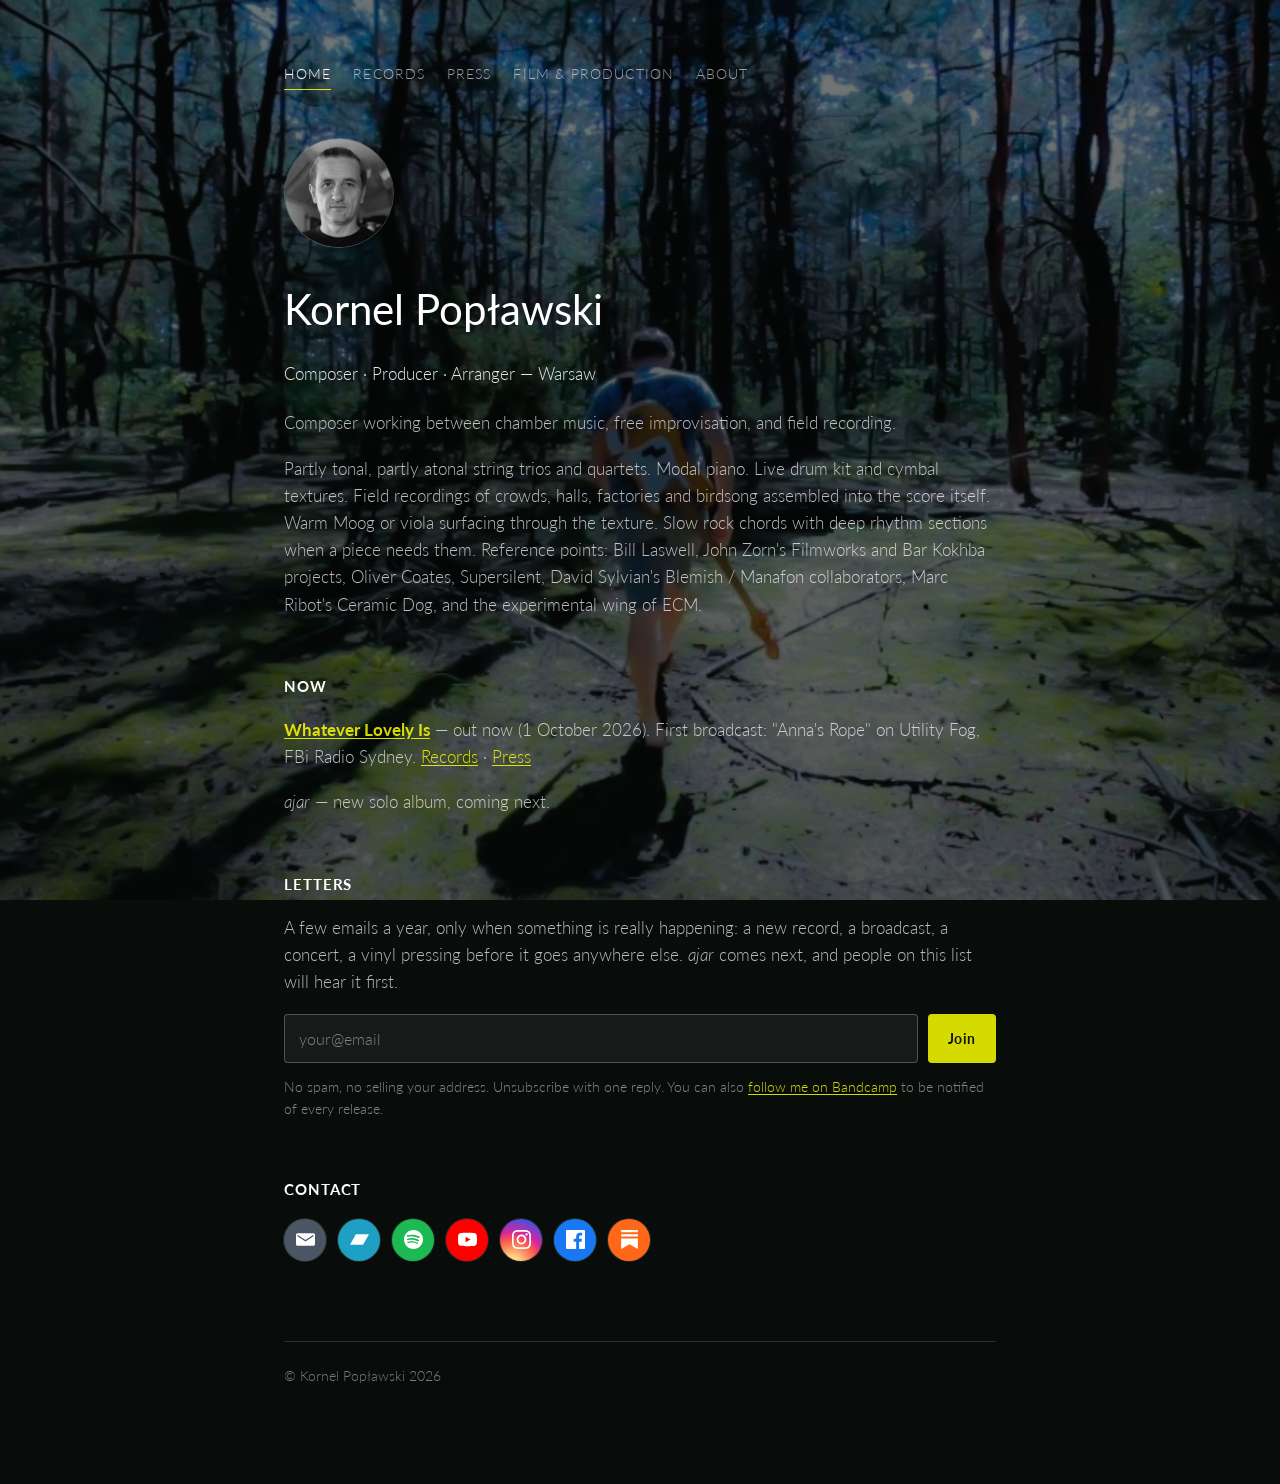
<file: index.html>
<!doctype html>
<html lang="en">
<head>
<meta charset="utf-8">
<meta name="viewport" content="width=device-width, initial-scale=1">
<title>Kornel Popławski | Composer · Producer · Arranger</title>
<meta name="description" content="Kornel Popławski — composer, producer and arranger working between chamber music, free improvisation and field recording. Warsaw.">
  <link rel="icon" href="/favicon.ico" sizes="any">
  <link rel="icon" type="image/png" href="/favicon-16x16.png" sizes="16x16">
  <link rel="icon" type="image/png" href="/favicon-32x32.png" sizes="32x32">
  <link rel="icon" type="image/png" href="/favicon-48x48.png" sizes="48x48">
  <link rel="apple-touch-icon" href="/apple-touch-icon.png">
  <link rel="icon" type="image/png" sizes="192x192" href="/icon-192.png">
  <link rel="icon" type="image/png" sizes="512x512" href="/icon-512.png">
<link rel="preconnect" href="https://fonts.googleapis.com">
<link rel="preconnect" href="https://fonts.gstatic.com" crossorigin>
<link href="https://fonts.googleapis.com/css2?family=Lato:wght@300;400;700&display=swap" rel="stylesheet">
<link rel="stylesheet" href="/style.css">
</head>
<body>
<div class="wrap">

  <nav class="top">
    <a href="/" class="on">Home</a>
    <a href="/records/">Records</a>
    <a href="/press/">Press</a>
    <a href="/work/">Film &amp; Production</a>
    <a href="/about/">About</a>
  </nav>

  <img class="avatar" src="/profile.jpg" alt="Kornel Popławski">

  <h1>Kornel Popławski</h1>
  <p class="tagline">Composer · Producer · Arranger — Warsaw</p>

  <p>Composer working between chamber music, free improvisation, and field recording.</p>
  <p>Partly tonal, partly atonal string trios and quartets. Modal piano. Live drum kit and cymbal textures. Field recordings of crowds, halls, factories and birdsong assembled into the score itself. Warm Moog or viola surfacing through the texture. Slow rock chords with deep rhythm sections when a piece needs them. Reference points: Bill Laswell, John Zorn's Filmworks and Bar Kokhba projects, Oliver Coates, Supersilent, David Sylvian's Blemish / Manafon collaborators, Marc Ribot's Ceramic Dog, and the experimental wing of ECM.</p>

  <h2>Now</h2>
  <p><b><a href="https://kornelpoplawski.bandcamp.com/album/whatever-lovely-is" target="_blank" rel="noopener">Whatever Lovely Is</a></b> — out now (1 October 2026). First broadcast: "Anna's Rope" on Utility Fog, FBi Radio Sydney. <a href="/records/">Records</a> · <a href="/press/">Press</a></p>
  <p><i>ajar</i> — new solo album, coming next.</p>

  <h2 id="list">Letters</h2>
  <p>A few emails a year, only when something is really happening: a new record, a broadcast, a concert, a vinyl pressing before it goes anywhere else. <i>ajar</i> comes next, and people on this list will hear it first.</p>
  <p class="list-thanks">Thank you. You're on the list.</p>
  <form class="list-form" id="list-form" action="https://api.web3forms.com/submit" method="POST">
    <input type="email" name="email" placeholder="your@email" required aria-label="Your email">
    <input type="hidden" name="access_key" value="9c1055d0-10a6-422b-9b59-b57c947f5029">
    <input type="hidden" name="subject" value="New subscriber: kornelpoplawski.com">
    <input type="hidden" name="from_name" value="kornelpoplawski.com mailing list">
    <input type="hidden" name="redirect" value="https://kornelpoplawski.com/#list">
    <input type="checkbox" name="botcheck" style="display:none" tabindex="-1" autocomplete="off">
    <button type="submit">Join</button>
  </form>
  <script>
  (function(){
    var f=document.getElementById('list-form'); if(!f||!window.fetch) return;
    var b=f.querySelector('button'), label=b.textContent;
    var thanks=document.querySelector('.list-thanks');
    f.addEventListener('submit',function(e){
      e.preventDefault(); b.disabled=true; b.textContent='...';
      fetch(f.action,{method:'POST',headers:{'Accept':'application/json'},body:new FormData(f)})
        .then(function(r){return r.json();})
        .then(function(d){
          if(d&&d.success){ f.style.display='none'; if(thanks){thanks.style.display='block';} }
          else { throw new Error('fail'); }
        })
        .catch(function(){ b.disabled=false; b.textContent=label; alert('Something went wrong. Please try again, or write to kornel@kornelpoplawski.com.'); });
    });
  })();
  </script>
  <p class="list-note">No spam, no selling your address. Unsubscribe with one reply. You can also <a href="https://kornelpoplawski.bandcamp.com/" target="_blank" rel="noopener">follow me on Bandcamp</a> to be notified of every release.</p>


  <h2>Contact</h2>
  <div class="socials">
    <a class="social-link sl-mail" href="mailto:kornel@kornelpoplawski.com" title="Email" aria-label="Email">
      <svg viewBox="0 0 24 24"><path d="M22 4H2C.9 4 0 4.9 0 6v12c0 1.1.9 2 2 2h20c1.1 0 2-.9 2-2V6c0-1.1-.9-2-2-2zm0 4-10 6.5L2 8V6l10 6.5L22 6v2z"/></svg>
    </a>
    <a class="social-link sl-bandcamp" href="https://kornelpoplawski.bandcamp.com/" target="_blank" rel="noopener" title="Bandcamp" aria-label="Bandcamp">
      <svg viewBox="0 0 24 24"><path d="M0 18.75l7.437-13.5H24l-7.437 13.5H0z"/></svg>
    </a>
    <a class="social-link sl-spotify" href="https://open.spotify.com/artist/0meirUqbJX9fbuhcNU2l2i" target="_blank" rel="noopener" title="Spotify" aria-label="Spotify">
      <svg viewBox="0 0 24 24"><path d="M11.999 0C5.373 0 0 5.372 0 12c0 6.629 5.373 12 11.999 12C18.628 24 24 18.629 24 12c0-6.628-5.372-12-12.001-12zm5.505 17.297c-.229.375-.717.494-1.09.264-2.985-1.826-6.744-2.238-11.174-1.226-.428.098-.856-.169-.955-.598-.098-.428.171-.856.599-.955 4.844-1.108 9.001-.631 12.353 1.427.372.229.492.717.267 1.088zm1.469-3.267c-.286.469-.899.618-1.367.331-3.421-2.104-8.639-2.716-12.685-1.486-.526.16-1.081-.135-1.24-.66-.159-.526.135-1.08.661-1.24 4.623-1.403 10.371-.723 14.301 1.688.469.287.618.9.33 1.367zm.126-3.404C14.622 8.048 8.163 7.874 5.008 8.821c-.634.19-1.303-.164-1.493-.796-.19-.634.164-1.302.797-1.493 3.712-1.126 11.043-.919 14.87 1.474.575.354.756 1.108.401 1.68-.354.573-1.108.756-1.68.401z"/></svg>
    </a>
    <a class="social-link sl-youtube" href="https://www.youtube.com/@KornelPoplawski" target="_blank" rel="noopener" title="YouTube" aria-label="YouTube">
      <svg viewBox="0 0 24 24"><path d="M23.498 6.186a3.016 3.016 0 0 0-2.122-2.136C19.505 3.545 12 3.545 12 3.545s-7.505 0-9.377.505A3.017 3.017 0 0 0 .502 6.186C0 8.07 0 12 0 12s0 3.93.502 5.814a3.016 3.016 0 0 0 2.122 2.136c1.871.505 9.376.505 9.376.505s7.505 0 9.377-.505a3.015 3.015 0 0 0 2.122-2.136C24 15.93 24 12 24 12s0-3.93-.502-5.814zM9.545 15.568V8.432L15.818 12l-6.273 3.568z"/></svg>
    </a>
    <a class="social-link sl-instagram" href="https://www.instagram.com/kornel_poplawski_music/" target="_blank" rel="noopener" title="Instagram" aria-label="Instagram">
      <svg viewBox="0 0 24 24"><path d="M12 0C8.74 0 8.333.014 7.053.072 5.775.13 4.905.333 4.14.63c-.789.306-1.459.717-2.126 1.384S.935 3.35.63 4.14C.333 4.905.131 5.775.072 7.053.014 8.333 0 8.74 0 12s.014 3.667.072 4.947c.058 1.277.261 2.148.558 2.913.306.788.717 1.459 1.384 2.126.667.666 1.336 1.079 2.126 1.384.766.296 1.636.499 2.913.558C8.333 23.986 8.74 24 12 24s3.667-.014 4.947-.072c1.277-.058 2.148-.261 2.913-.558.788-.306 1.459-.718 2.126-1.384.666-.667 1.079-1.335 1.384-2.126.296-.765.499-1.636.558-2.913.058-1.28.072-1.687.072-4.947s-.014-3.667-.072-4.947c-.058-1.277-.261-2.149-.558-2.913-.306-.789-.718-1.459-1.384-2.126C21.319 1.347 20.651.935 19.86.63c-.765-.297-1.636-.5-2.913-.558C15.667.014 15.26 0 12 0zm0 2.16c3.203 0 3.585.016 4.85.071 1.17.055 1.805.249 2.227.415.562.217.96.477 1.382.896.419.42.679.819.896 1.381.164.422.36 1.057.413 2.227.057 1.266.07 1.646.07 4.85s-.015 3.585-.074 4.85c-.061 1.17-.256 1.805-.421 2.227-.224.562-.479.96-.899 1.382-.419.419-.824.679-1.38.896-.42.164-1.065.36-2.235.413-1.274.057-1.649.07-4.859.07-3.211 0-3.586-.015-4.859-.074-1.171-.061-1.816-.256-2.236-.421-.569-.224-.96-.479-1.379-.899-.421-.419-.69-.824-.9-1.38-.165-.42-.359-1.065-.42-2.235-.045-1.26-.061-1.649-.061-4.844 0-3.196.016-3.586.061-4.861.061-1.17.255-1.814.42-2.234.21-.57.479-.96.9-1.381.419-.419.81-.689 1.379-.898.42-.166 1.051-.361 2.221-.421 1.275-.045 1.65-.06 4.859-.06zm0 3.678c-3.405 0-6.162 2.76-6.162 6.162 0 3.405 2.76 6.162 6.162 6.162 3.405 0 6.162-2.76 6.162-6.162 0-3.405-2.76-6.162-6.162-6.162zm0 10.162c-2.209 0-4-1.79-4-4 0-2.209 1.79-4 4-4 2.209 0 4 1.79 4 4 0 2.209-1.79 4-4 4zm7.846-10.405c0 .796-.646 1.44-1.44 1.44-.795 0-1.44-.644-1.44-1.44 0-.795.646-1.439 1.44-1.439.793 0 1.44.644 1.44 1.439z"/></svg>
    </a>
    <a class="social-link sl-facebook" href="https://www.facebook.com/kornelpoplawski2022" target="_blank" rel="noopener" title="Facebook" aria-label="Facebook">
      <svg viewBox="0 0 24 24"><path d="M22.675 0h-21.35c-.732 0-1.325.593-1.325 1.325v21.351c0 .731.593 1.324 1.325 1.324h11.495v-9.294h-3.128v-3.622h3.128v-2.671c0-3.1 1.893-4.788 4.659-4.788 1.325 0 2.463.099 2.795.143v3.24l-1.918.001c-1.504 0-1.795.715-1.795 1.763v2.313h3.587l-.467 3.622h-3.12v9.293h6.116c.73 0 1.323-.593 1.323-1.325v-21.35c0-.732-.593-1.325-1.325-1.325z"/></svg>
    </a>
    <a class="social-link sl-substack" href="https://kornelpoplawskimusic.substack.com/" target="_blank" rel="noopener" title="Substack" aria-label="Substack">
      <svg viewBox="0 0 24 24"><path d="M22.539 8.242H1.46V5.406h21.08v2.836zM1.46 10.812V24L12 18.11 22.54 24V10.812H1.46zM22.54 0H1.46v2.836h21.08V0z"/></svg>
    </a>
  </div>

  <footer>
    © Kornel Popławski 2026
  </footer>

</div>
</body>
</html>
</file>
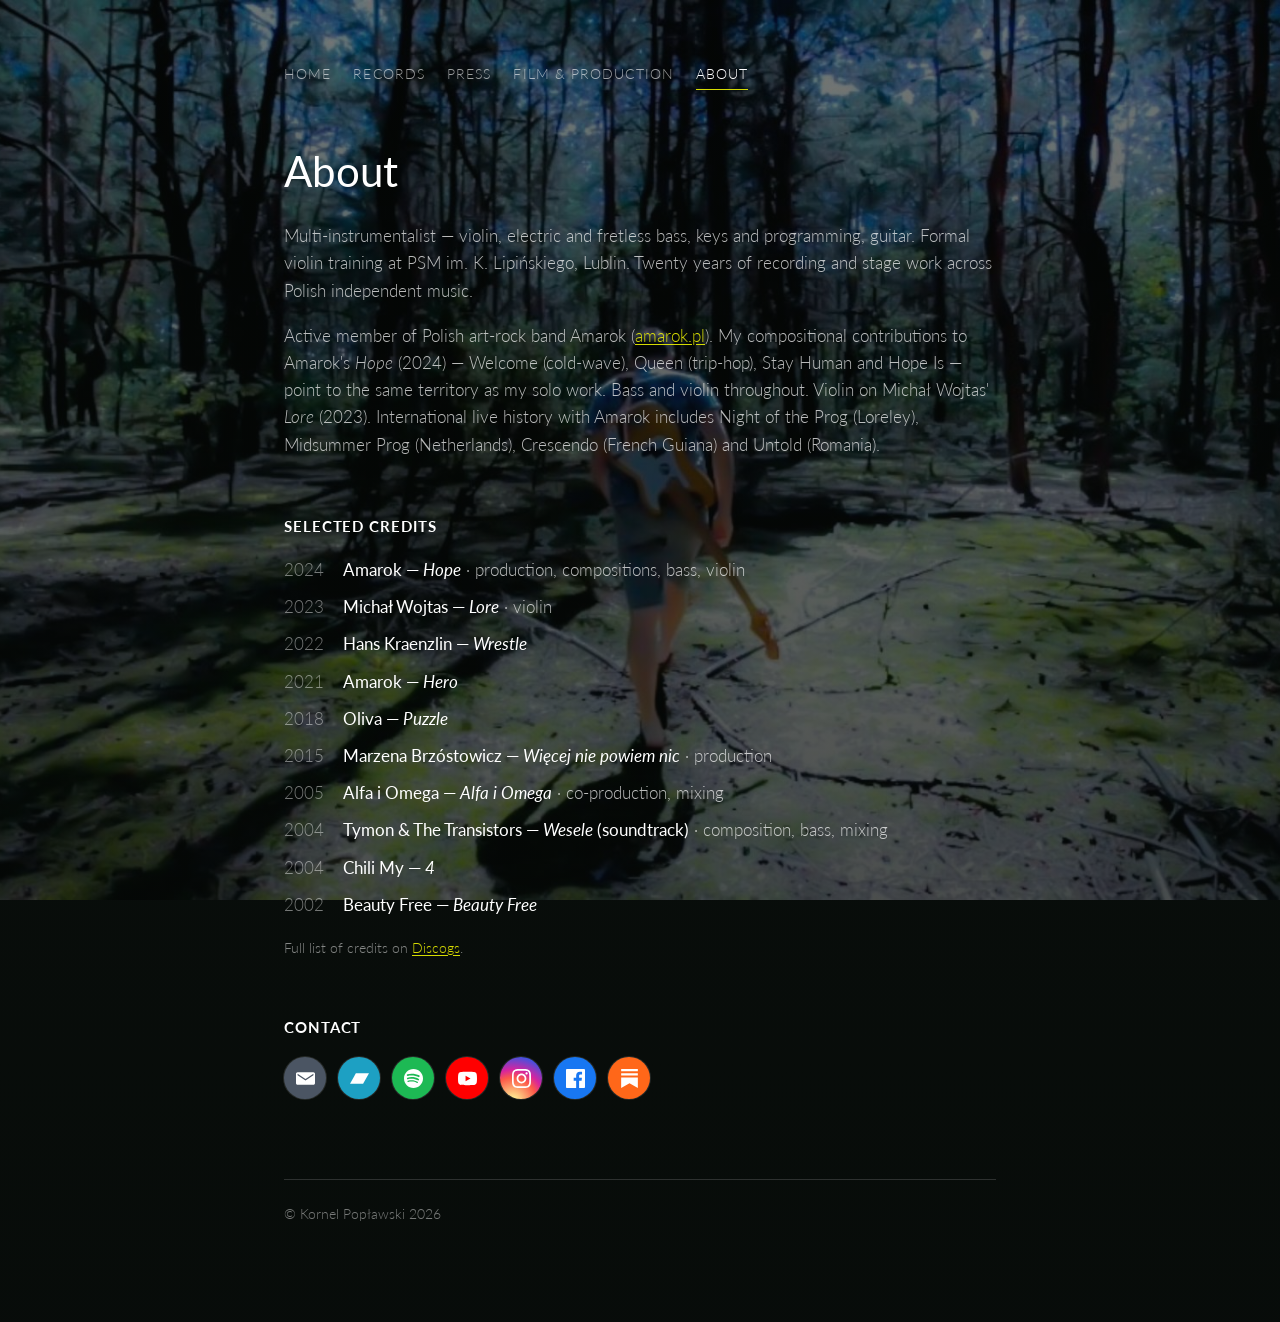
<file: about/index.html>
<!doctype html>
<html lang="en">
<head>
<meta charset="utf-8">
<meta name="viewport" content="width=device-width, initial-scale=1">
<title>About | Kornel Popławski</title>
<meta name="description" content="About Kornel Popławski — multi-instrumentalist, composer, producer.">
  <link rel="icon" href="/favicon.ico" sizes="any">
  <link rel="icon" type="image/png" href="/favicon-16x16.png" sizes="16x16">
  <link rel="icon" type="image/png" href="/favicon-32x32.png" sizes="32x32">
  <link rel="icon" type="image/png" href="/favicon-48x48.png" sizes="48x48">
  <link rel="apple-touch-icon" href="/apple-touch-icon.png">
  <link rel="icon" type="image/png" sizes="192x192" href="/icon-192.png">
  <link rel="icon" type="image/png" sizes="512x512" href="/icon-512.png">
<link rel="preconnect" href="https://fonts.googleapis.com">
<link rel="preconnect" href="https://fonts.gstatic.com" crossorigin>
<link href="https://fonts.googleapis.com/css2?family=Lato:wght@300;400;700&display=swap" rel="stylesheet">
<link rel="stylesheet" href="/style.css">
</head>
<body>
<div class="wrap">

  <nav class="top">
    <a href="/">Home</a>
    <a href="/records/">Records</a>
    <a href="/press/">Press</a>
    <a href="/work/">Film &amp; Production</a>
    <a href="/about/" class="on">About</a>
  </nav>

  <h1>About</h1>

  <p>Multi-instrumentalist — violin, electric and fretless bass, keys and programming, guitar. Formal violin training at PSM im. K. Lipińskiego, Lublin. Twenty years of recording and stage work across Polish independent music.</p>
  <p>Active member of Polish art-rock band Amarok (<a href="https://amarok.pl" target="_blank" rel="noopener">amarok.pl</a>). My compositional contributions to Amarok's <i>Hope</i> (2024) — Welcome (cold-wave), Queen (trip-hop), Stay Human and Hope Is — point to the same territory as my solo work. Bass and violin throughout. Violin on Michał Wojtas' <i>Lore</i> (2023). International live history with Amarok includes Night of the Prog (Loreley), Midsummer Prog (Netherlands), Crescendo (French Guiana) and Untold (Romania).</p>

  <h2>Selected credits</h2>
  <ul class="credits">
    <li><span class="yr">2024</span> <b>Amarok — <i>Hope</i></b> · production, compositions, bass, violin</li>
    <li><span class="yr">2023</span> <b>Michał Wojtas — <i>Lore</i></b> · violin</li>
    <li><span class="yr">2022</span> <b>Hans Kraenzlin — <i>Wrestle</i></b></li>
    <li><span class="yr">2021</span> <b>Amarok — <i>Hero</i></b></li>
    <li><span class="yr">2018</span> <b>Oliva — <i>Puzzle</i></b></li>
    <li><span class="yr">2015</span> <b>Marzena Brzóstowicz — <i>Więcej nie powiem nic</i></b> · production</li>
    <li><span class="yr">2005</span> <b>Alfa i Omega — <i>Alfa i Omega</i></b> · co-production, mixing</li>
    <li><span class="yr">2004</span> <b>Tymon &amp; The Transistors — <i>Wesele</i> (soundtrack)</b> · composition, bass, mixing</li>
    <li><span class="yr">2004</span> <b>Chili My — <i>4</i></b></li>
    <li><span class="yr">2002</span> <b>Beauty Free — <i>Beauty Free</i></b></li>
  </ul>
  <p class="muted">Full list of credits on <a href="https://www.discogs.com/artist/2904594" target="_blank" rel="noopener">Discogs</a>.</p>

  <h2>Contact</h2>
  <div class="socials">
    <a class="social-link sl-mail" href="mailto:kornel@kornelpoplawski.com" title="Email" aria-label="Email">
      <svg viewBox="0 0 24 24"><path d="M22 4H2C.9 4 0 4.9 0 6v12c0 1.1.9 2 2 2h20c1.1 0 2-.9 2-2V6c0-1.1-.9-2-2-2zm0 4-10 6.5L2 8V6l10 6.5L22 6v2z"/></svg>
    </a>
    <a class="social-link sl-bandcamp" href="https://kornelpoplawski.bandcamp.com/" target="_blank" rel="noopener" title="Bandcamp" aria-label="Bandcamp">
      <svg viewBox="0 0 24 24"><path d="M0 18.75l7.437-13.5H24l-7.437 13.5H0z"/></svg>
    </a>
    <a class="social-link sl-spotify" href="https://open.spotify.com/artist/0meirUqbJX9fbuhcNU2l2i" target="_blank" rel="noopener" title="Spotify" aria-label="Spotify">
      <svg viewBox="0 0 24 24"><path d="M11.999 0C5.373 0 0 5.372 0 12c0 6.629 5.373 12 11.999 12C18.628 24 24 18.629 24 12c0-6.628-5.372-12-12.001-12zm5.505 17.297c-.229.375-.717.494-1.09.264-2.985-1.826-6.744-2.238-11.174-1.226-.428.098-.856-.169-.955-.598-.098-.428.171-.856.599-.955 4.844-1.108 9.001-.631 12.353 1.427.372.229.492.717.267 1.088zm1.469-3.267c-.286.469-.899.618-1.367.331-3.421-2.104-8.639-2.716-12.685-1.486-.526.16-1.081-.135-1.24-.66-.159-.526.135-1.08.661-1.24 4.623-1.403 10.371-.723 14.301 1.688.469.287.618.9.33 1.367zm.126-3.404C14.622 8.048 8.163 7.874 5.008 8.821c-.634.19-1.303-.164-1.493-.796-.19-.634.164-1.302.797-1.493 3.712-1.126 11.043-.919 14.87 1.474.575.354.756 1.108.401 1.68-.354.573-1.108.756-1.68.401z"/></svg>
    </a>
    <a class="social-link sl-youtube" href="https://www.youtube.com/@KornelPoplawski" target="_blank" rel="noopener" title="YouTube" aria-label="YouTube">
      <svg viewBox="0 0 24 24"><path d="M23.498 6.186a3.016 3.016 0 0 0-2.122-2.136C19.505 3.545 12 3.545 12 3.545s-7.505 0-9.377.505A3.017 3.017 0 0 0 .502 6.186C0 8.07 0 12 0 12s0 3.93.502 5.814a3.016 3.016 0 0 0 2.122 2.136c1.871.505 9.376.505 9.376.505s7.505 0 9.377-.505a3.015 3.015 0 0 0 2.122-2.136C24 15.93 24 12 24 12s0-3.93-.502-5.814zM9.545 15.568V8.432L15.818 12l-6.273 3.568z"/></svg>
    </a>
    <a class="social-link sl-instagram" href="https://www.instagram.com/kornel_poplawski_music/" target="_blank" rel="noopener" title="Instagram" aria-label="Instagram">
      <svg viewBox="0 0 24 24"><path d="M12 0C8.74 0 8.333.014 7.053.072 5.775.13 4.905.333 4.14.63c-.789.306-1.459.717-2.126 1.384S.935 3.35.63 4.14C.333 4.905.131 5.775.072 7.053.014 8.333 0 8.74 0 12s.014 3.667.072 4.947c.058 1.277.261 2.148.558 2.913.306.788.717 1.459 1.384 2.126.667.666 1.336 1.079 2.126 1.384.766.296 1.636.499 2.913.558C8.333 23.986 8.74 24 12 24s3.667-.014 4.947-.072c1.277-.058 2.148-.261 2.913-.558.788-.306 1.459-.718 2.126-1.384.666-.667 1.079-1.335 1.384-2.126.296-.765.499-1.636.558-2.913.058-1.28.072-1.687.072-4.947s-.014-3.667-.072-4.947c-.058-1.277-.261-2.149-.558-2.913-.306-.789-.718-1.459-1.384-2.126C21.319 1.347 20.651.935 19.86.63c-.765-.297-1.636-.5-2.913-.558C15.667.014 15.26 0 12 0zm0 2.16c3.203 0 3.585.016 4.85.071 1.17.055 1.805.249 2.227.415.562.217.96.477 1.382.896.419.42.679.819.896 1.381.164.422.36 1.057.413 2.227.057 1.266.07 1.646.07 4.85s-.015 3.585-.074 4.85c-.061 1.17-.256 1.805-.421 2.227-.224.562-.479.96-.899 1.382-.419.419-.824.679-1.38.896-.42.164-1.065.36-2.235.413-1.274.057-1.649.07-4.859.07-3.211 0-3.586-.015-4.859-.074-1.171-.061-1.816-.256-2.236-.421-.569-.224-.96-.479-1.379-.899-.421-.419-.69-.824-.9-1.38-.165-.42-.359-1.065-.42-2.235-.045-1.26-.061-1.649-.061-4.844 0-3.196.016-3.586.061-4.861.061-1.17.255-1.814.42-2.234.21-.57.479-.96.9-1.381.419-.419.81-.689 1.379-.898.42-.166 1.051-.361 2.221-.421 1.275-.045 1.65-.06 4.859-.06zm0 3.678c-3.405 0-6.162 2.76-6.162 6.162 0 3.405 2.76 6.162 6.162 6.162 3.405 0 6.162-2.76 6.162-6.162 0-3.405-2.76-6.162-6.162-6.162zm0 10.162c-2.209 0-4-1.79-4-4 0-2.209 1.79-4 4-4 2.209 0 4 1.79 4 4 0 2.209-1.79 4-4 4zm7.846-10.405c0 .796-.646 1.44-1.44 1.44-.795 0-1.44-.644-1.44-1.44 0-.795.646-1.439 1.44-1.439.793 0 1.44.644 1.44 1.439z"/></svg>
    </a>
    <a class="social-link sl-facebook" href="https://www.facebook.com/kornelpoplawski2022" target="_blank" rel="noopener" title="Facebook" aria-label="Facebook">
      <svg viewBox="0 0 24 24"><path d="M22.675 0h-21.35c-.732 0-1.325.593-1.325 1.325v21.351c0 .731.593 1.324 1.325 1.324h11.495v-9.294h-3.128v-3.622h3.128v-2.671c0-3.1 1.893-4.788 4.659-4.788 1.325 0 2.463.099 2.795.143v3.24l-1.918.001c-1.504 0-1.795.715-1.795 1.763v2.313h3.587l-.467 3.622h-3.12v9.293h6.116c.73 0 1.323-.593 1.323-1.325v-21.35c0-.732-.593-1.325-1.325-1.325z"/></svg>
    </a>
    <a class="social-link sl-substack" href="https://kornelpoplawskimusic.substack.com/" target="_blank" rel="noopener" title="Substack" aria-label="Substack">
      <svg viewBox="0 0 24 24"><path d="M22.539 8.242H1.46V5.406h21.08v2.836zM1.46 10.812V24L12 18.11 22.54 24V10.812H1.46zM22.54 0H1.46v2.836h21.08V0z"/></svg>
    </a>
  </div>

  <footer>
    © Kornel Popławski 2026
  </footer>

</div>
</body>
</html>
</file>
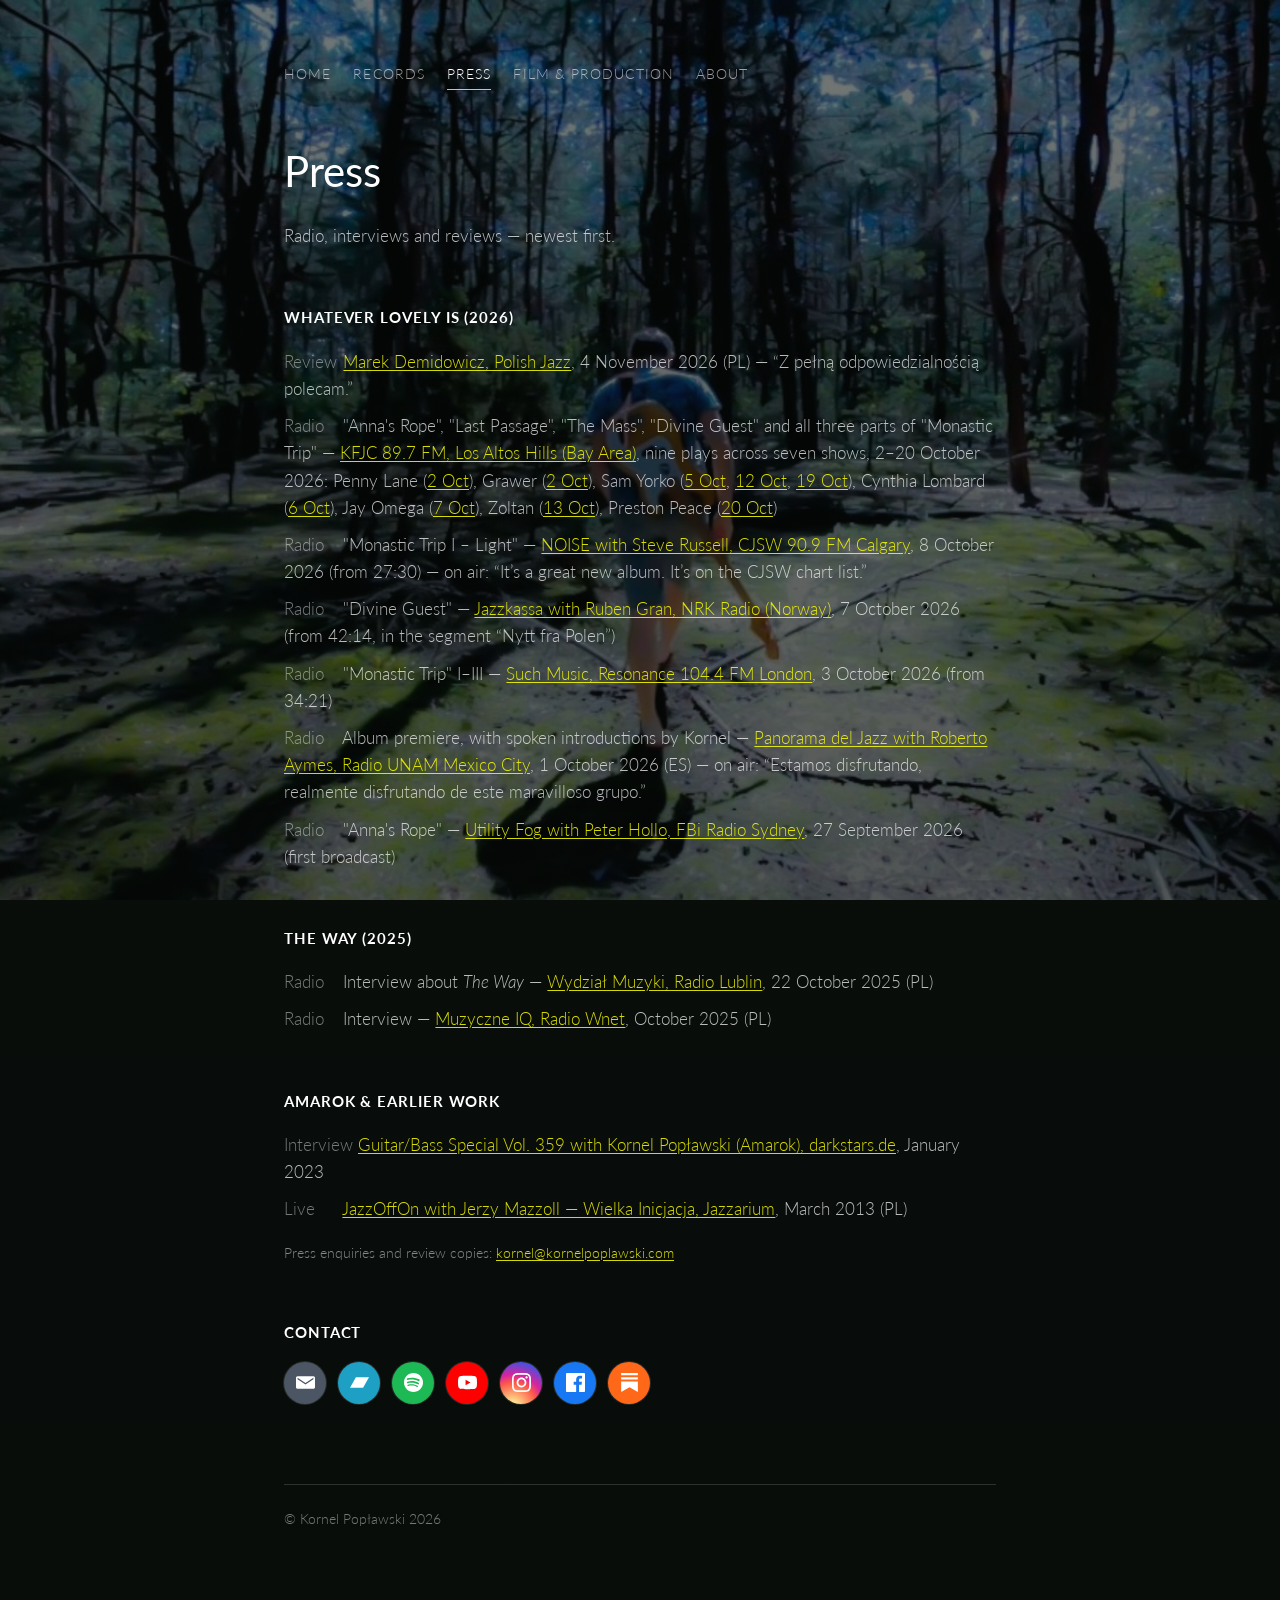
<file: press/index.html>
<!doctype html>
<html lang="en">
<head>
<meta charset="utf-8">
<meta name="viewport" content="width=device-width, initial-scale=1">
<title>Press | Kornel Popławski</title>
<meta name="description" content="Radio, interviews and reviews — Kornel Popławski.">
  <link rel="icon" href="/favicon.ico" sizes="any">
  <link rel="icon" type="image/png" href="/favicon-16x16.png" sizes="16x16">
  <link rel="icon" type="image/png" href="/favicon-32x32.png" sizes="32x32">
  <link rel="icon" type="image/png" href="/favicon-48x48.png" sizes="48x48">
  <link rel="apple-touch-icon" href="/apple-touch-icon.png">
  <link rel="icon" type="image/png" sizes="192x192" href="/icon-192.png">
  <link rel="icon" type="image/png" sizes="512x512" href="/icon-512.png">
<link rel="preconnect" href="https://fonts.googleapis.com">
<link rel="preconnect" href="https://fonts.gstatic.com" crossorigin>
<link href="https://fonts.googleapis.com/css2?family=Lato:wght@300;400;700&display=swap" rel="stylesheet">
<link rel="stylesheet" href="/style.css">
</head>
<body>
<div class="wrap">

  <nav class="top">
    <a href="/">Home</a>
    <a href="/records/">Records</a>
    <a href="/press/" class="on">Press</a>
    <a href="/work/">Film &amp; Production</a>
    <a href="/about/">About</a>
  </nav>

  <h1>Press</h1>
  <p>Radio, interviews and reviews — newest first.</p>

  <h2>Whatever Lovely Is (2026)</h2>
  <ul class="credits">
    <li><span class="yr">Review</span> <a href="https://polish-jazz.blogspot.com/2026/11/weston-popawski-knade-mazzoll-whatever.html" target="_blank" rel="noopener">Marek Demidowicz, Polish Jazz</a>, 4 November 2026 (PL) — “Z pełną odpowiedzialnością polecam.”</li>
    <li><span class="yr">Radio</span> "Anna's Rope", "Last Passage", "The Mass", "Divine Guest" and all three parts of "Monastic Trip" — <a href="https://kfjc.org/listen/playlists" target="_blank" rel="noopener">KFJC 89.7 FM, Los Altos Hills (Bay Area)</a>, nine plays across seven shows, 2–20 October 2026: Penny Lane (<a href="https://kfjc.org/listen/playlist?i=79695" target="_blank" rel="noopener">2 Oct</a>), Grawer (<a href="https://kfjc.org/listen/playlist?i=79701" target="_blank" rel="noopener">2 Oct</a>), Sam Yorko (<a href="https://kfjc.org/listen/playlist?i=79727" target="_blank" rel="noopener">5 Oct</a>, <a href="https://kfjc.org/listen/playlist?i=79785" target="_blank" rel="noopener">12 Oct</a>, <a href="https://kfjc.org/listen/playlist?i=79840" target="_blank" rel="noopener">19 Oct</a>), Cynthia Lombard (<a href="https://kfjc.org/listen/playlist?i=79734" target="_blank" rel="noopener">6 Oct</a>), Jay Omega (<a href="https://kfjc.org/listen/playlist?i=79737" target="_blank" rel="noopener">7 Oct</a>), Zoltan (<a href="https://kfjc.org/listen/playlist?i=79789" target="_blank" rel="noopener">13 Oct</a>), Preston Peace (<a href="https://kfjc.org/listen/playlist?i=79845" target="_blank" rel="noopener">20 Oct</a>)</li>
    <li><span class="yr">Radio</span> "Monastic Trip I – Light" — <a href="https://cjsw.com/program/noise/episode/20261008/" target="_blank" rel="noopener">NOISE with Steve Russell, CJSW 90.9 FM Calgary</a>, 8 October 2026 (from 27:30) — on air: “It’s a great new album. It’s on the CJSW chart list.”</li>
<li><span class="yr">Radio</span> "Divine Guest" — <a href="https://radio.nrk.no/serie/jazzkassa/MKJA12014326" target="_blank" rel="noopener">Jazzkassa with Ruben Gran, NRK Radio (Norway)</a>, 7 October 2026 (from 42:14, in the segment “Nytt fra Polen”)</li>
    <li><span class="yr">Radio</span> "Monastic Trip" I–III — <a href="https://www.mixcloud.com/Resonance/such-music-october-2026/" target="_blank" rel="noopener">Such Music, Resonance 104.4 FM London</a>, 3 October 2026 (from 34:21)</li>
    <li><span class="yr">Radio</span> Album premiere, with spoken introductions by Kornel — <a href="https://radiopodcast.unam.mx/podcast/audio/48858" target="_blank" rel="noopener">Panorama del Jazz with Roberto Aymes, Radio UNAM Mexico City</a>, 1 October 2026 (ES) — on air: “Estamos disfrutando, realmente disfrutando de este maravilloso grupo.”</li>
    <li><span class="yr">Radio</span> "Anna's Rope" — <a href="https://www.fbi.radio/programs/utility-fog-with-peter-hollo/episodes/utility-fog-with-peter-hollo-27th-september-2026" target="_blank" rel="noopener">Utility Fog with Peter Hollo, FBi Radio Sydney</a>, 27 September 2026 (first broadcast)</li>
  </ul>

  <h2>The Way (2025)</h2>
  <ul class="credits">
    <li><span class="yr">Radio</span> Interview about <i>The Way</i> — <a href="https://radio.lublin.pl/2025/10/wydzial-muzyki-kornel-poplawski-o-plycie-the-way/" target="_blank" rel="noopener">Wydział Muzyki, Radio Lublin</a>, 22 October 2025 (PL)</li>
    <li><span class="yr">Radio</span> Interview — <a href="https://wnet.fm/audycje/muzyczne-iq/muzyczna-podroz-z-kornelem-poplawskim-oraz-porzadki-maniuchy-bikont" target="_blank" rel="noopener">Muzyczne IQ, Radio Wnet</a>, October 2025 (PL)</li>
  </ul>

  <h2>Amarok &amp; earlier work</h2>
  <ul class="credits">
    <li><span class="yr">Interview</span> <a href="https://darkstars.de/guitar-bass-special-vol-359-with-kornel-poplawski-amarok/" target="_blank" rel="noopener">Guitar/Bass Special Vol. 359 with Kornel Popławski (Amarok), darkstars.de</a>, January 2023</li>
    <li><span class="yr">Live</span> <a href="https://jazzarium.com/relacja/jazzoffon-z-jerzym-mazzollem-wielka-inicjacja/" target="_blank" rel="noopener">JazzOffOn with Jerzy Mazzoll — Wielka Inicjacja, Jazzarium</a>, March 2013 (PL)</li>
  </ul>

  <p class="muted">Press enquiries and review copies: <a href="mailto:kornel@kornelpoplawski.com">kornel@kornelpoplawski.com</a></p>

  <h2>Contact</h2>
  <div class="socials">
    <a class="social-link sl-mail" href="mailto:kornel@kornelpoplawski.com" title="Email" aria-label="Email">
      <svg viewBox="0 0 24 24"><path d="M22 4H2C.9 4 0 4.9 0 6v12c0 1.1.9 2 2 2h20c1.1 0 2-.9 2-2V6c0-1.1-.9-2-2-2zm0 4-10 6.5L2 8V6l10 6.5L22 6v2z"/></svg>
    </a>
    <a class="social-link sl-bandcamp" href="https://kornelpoplawski.bandcamp.com/" target="_blank" rel="noopener" title="Bandcamp" aria-label="Bandcamp">
      <svg viewBox="0 0 24 24"><path d="M0 18.75l7.437-13.5H24l-7.437 13.5H0z"/></svg>
    </a>
    <a class="social-link sl-spotify" href="https://open.spotify.com/artist/0meirUqbJX9fbuhcNU2l2i" target="_blank" rel="noopener" title="Spotify" aria-label="Spotify">
      <svg viewBox="0 0 24 24"><path d="M11.999 0C5.373 0 0 5.372 0 12c0 6.629 5.373 12 11.999 12C18.628 24 24 18.629 24 12c0-6.628-5.372-12-12.001-12zm5.505 17.297c-.229.375-.717.494-1.09.264-2.985-1.826-6.744-2.238-11.174-1.226-.428.098-.856-.169-.955-.598-.098-.428.171-.856.599-.955 4.844-1.108 9.001-.631 12.353 1.427.372.229.492.717.267 1.088zm1.469-3.267c-.286.469-.899.618-1.367.331-3.421-2.104-8.639-2.716-12.685-1.486-.526.16-1.081-.135-1.24-.66-.159-.526.135-1.08.661-1.24 4.623-1.403 10.371-.723 14.301 1.688.469.287.618.9.33 1.367zm.126-3.404C14.622 8.048 8.163 7.874 5.008 8.821c-.634.19-1.303-.164-1.493-.796-.19-.634.164-1.302.797-1.493 3.712-1.126 11.043-.919 14.87 1.474.575.354.756 1.108.401 1.68-.354.573-1.108.756-1.68.401z"/></svg>
    </a>
    <a class="social-link sl-youtube" href="https://www.youtube.com/@KornelPoplawski" target="_blank" rel="noopener" title="YouTube" aria-label="YouTube">
      <svg viewBox="0 0 24 24"><path d="M23.498 6.186a3.016 3.016 0 0 0-2.122-2.136C19.505 3.545 12 3.545 12 3.545s-7.505 0-9.377.505A3.017 3.017 0 0 0 .502 6.186C0 8.07 0 12 0 12s0 3.93.502 5.814a3.016 3.016 0 0 0 2.122 2.136c1.871.505 9.376.505 9.376.505s7.505 0 9.377-.505a3.015 3.015 0 0 0 2.122-2.136C24 15.93 24 12 24 12s0-3.93-.502-5.814zM9.545 15.568V8.432L15.818 12l-6.273 3.568z"/></svg>
    </a>
    <a class="social-link sl-instagram" href="https://www.instagram.com/kornel_poplawski_music/" target="_blank" rel="noopener" title="Instagram" aria-label="Instagram">
      <svg viewBox="0 0 24 24"><path d="M12 0C8.74 0 8.333.014 7.053.072 5.775.13 4.905.333 4.14.63c-.789.306-1.459.717-2.126 1.384S.935 3.35.63 4.14C.333 4.905.131 5.775.072 7.053.014 8.333 0 8.74 0 12s.014 3.667.072 4.947c.058 1.277.261 2.148.558 2.913.306.788.717 1.459 1.384 2.126.667.666 1.336 1.079 2.126 1.384.766.296 1.636.499 2.913.558C8.333 23.986 8.74 24 12 24s3.667-.014 4.947-.072c1.277-.058 2.148-.261 2.913-.558.788-.306 1.459-.718 2.126-1.384.666-.667 1.079-1.335 1.384-2.126.296-.765.499-1.636.558-2.913.058-1.28.072-1.687.072-4.947s-.014-3.667-.072-4.947c-.058-1.277-.261-2.149-.558-2.913-.306-.789-.718-1.459-1.384-2.126C21.319 1.347 20.651.935 19.86.63c-.765-.297-1.636-.5-2.913-.558C15.667.014 15.26 0 12 0zm0 2.16c3.203 0 3.585.016 4.85.071 1.17.055 1.805.249 2.227.415.562.217.96.477 1.382.896.419.42.679.819.896 1.381.164.422.36 1.057.413 2.227.057 1.266.07 1.646.07 4.85s-.015 3.585-.074 4.85c-.061 1.17-.256 1.805-.421 2.227-.224.562-.479.96-.899 1.382-.419.419-.824.679-1.38.896-.42.164-1.065.36-2.235.413-1.274.057-1.649.07-4.859.07-3.211 0-3.586-.015-4.859-.074-1.171-.061-1.816-.256-2.236-.421-.569-.224-.96-.479-1.379-.899-.421-.419-.69-.824-.9-1.38-.165-.42-.359-1.065-.42-2.235-.045-1.26-.061-1.649-.061-4.844 0-3.196.016-3.586.061-4.861.061-1.17.255-1.814.42-2.234.21-.57.479-.96.9-1.381.419-.419.81-.689 1.379-.898.42-.166 1.051-.361 2.221-.421 1.275-.045 1.65-.06 4.859-.06zm0 3.678c-3.405 0-6.162 2.76-6.162 6.162 0 3.405 2.76 6.162 6.162 6.162 3.405 0 6.162-2.76 6.162-6.162 0-3.405-2.76-6.162-6.162-6.162zm0 10.162c-2.209 0-4-1.79-4-4 0-2.209 1.79-4 4-4 2.209 0 4 1.79 4 4 0 2.209-1.79 4-4 4zm7.846-10.405c0 .796-.646 1.44-1.44 1.44-.795 0-1.44-.644-1.44-1.44 0-.795.646-1.439 1.44-1.439.793 0 1.44.644 1.44 1.439z"/></svg>
    </a>
    <a class="social-link sl-facebook" href="https://www.facebook.com/kornelpoplawski2022" target="_blank" rel="noopener" title="Facebook" aria-label="Facebook">
      <svg viewBox="0 0 24 24"><path d="M22.675 0h-21.35c-.732 0-1.325.593-1.325 1.325v21.351c0 .731.593 1.324 1.325 1.324h11.495v-9.294h-3.128v-3.622h3.128v-2.671c0-3.1 1.893-4.788 4.659-4.788 1.325 0 2.463.099 2.795.143v3.24l-1.918.001c-1.504 0-1.795.715-1.795 1.763v2.313h3.587l-.467 3.622h-3.12v9.293h6.116c.73 0 1.323-.593 1.323-1.325v-21.35c0-.732-.593-1.325-1.325-1.325z"/></svg>
    </a>
    <a class="social-link sl-substack" href="https://kornelpoplawskimusic.substack.com/" target="_blank" rel="noopener" title="Substack" aria-label="Substack">
      <svg viewBox="0 0 24 24"><path d="M22.539 8.242H1.46V5.406h21.08v2.836zM1.46 10.812V24L12 18.11 22.54 24V10.812H1.46zM22.54 0H1.46v2.836h21.08V0z"/></svg>
    </a>
  </div>

  <footer>
    © Kornel Popławski 2026
  </footer>

</div>
</body>
</html>
</file>
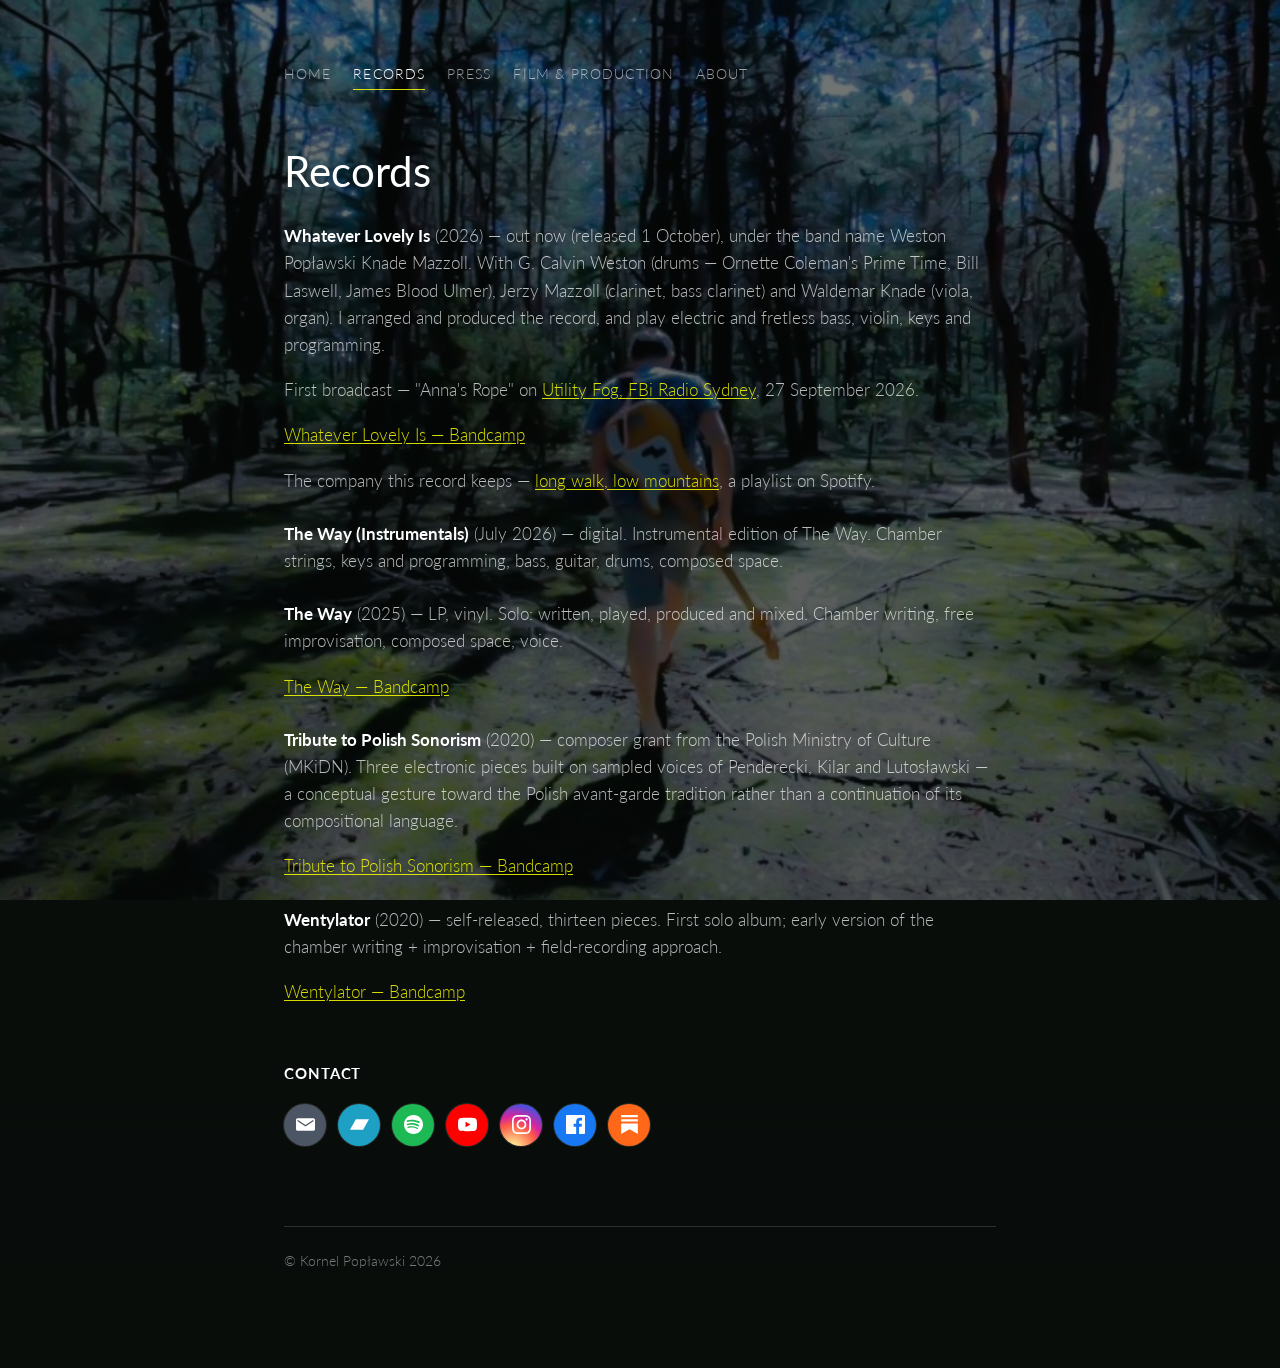
<file: records/index.html>
<!doctype html>
<html lang="en">
<head>
<meta charset="utf-8">
<meta name="viewport" content="width=device-width, initial-scale=1">
<title>Records | Kornel Popławski</title>
<meta name="description" content="Records by Kornel Popławski — Whatever Lovely Is, The Way, Tribute to Polish Sonorism, Wentylator.">
  <link rel="icon" href="/favicon.ico" sizes="any">
  <link rel="icon" type="image/png" href="/favicon-16x16.png" sizes="16x16">
  <link rel="icon" type="image/png" href="/favicon-32x32.png" sizes="32x32">
  <link rel="icon" type="image/png" href="/favicon-48x48.png" sizes="48x48">
  <link rel="apple-touch-icon" href="/apple-touch-icon.png">
  <link rel="icon" type="image/png" sizes="192x192" href="/icon-192.png">
  <link rel="icon" type="image/png" sizes="512x512" href="/icon-512.png">
<link rel="preconnect" href="https://fonts.googleapis.com">
<link rel="preconnect" href="https://fonts.gstatic.com" crossorigin>
<link href="https://fonts.googleapis.com/css2?family=Lato:wght@300;400;700&display=swap" rel="stylesheet">
<link rel="stylesheet" href="/style.css">
</head>
<body>
<div class="wrap">

  <nav class="top">
    <a href="/">Home</a>
    <a href="/records/" class="on">Records</a>
    <a href="/press/">Press</a>
    <a href="/work/">Film &amp; Production</a>
    <a href="/about/">About</a>
  </nav>

  <h1>Records</h1>

  <div class="release">
    <p><b>Whatever Lovely Is</b> (2026) — out now (released 1 October), under the band name Weston Popławski Knade Mazzoll. With G. Calvin Weston (drums — Ornette Coleman's Prime Time, Bill Laswell, James Blood Ulmer), Jerzy Mazzoll (clarinet, bass clarinet) and Waldemar Knade (viola, organ). I arranged and produced the record, and play electric and fretless bass, violin, keys and programming.</p>
    <p>First broadcast — "Anna's Rope" on <a href="https://www.fbi.radio/programs/utility-fog-with-peter-hollo/episodes/utility-fog-with-peter-hollo-27th-september-2026" target="_blank" rel="noopener">Utility Fog, FBi Radio Sydney</a>, 27 September 2026.</p>
    <p><a href="https://kornelpoplawski.bandcamp.com/album/whatever-lovely-is" target="_blank" rel="noopener">Whatever Lovely Is — Bandcamp</a></p>
    <p>The company this record keeps — <a href="https://open.spotify.com/playlist/2uMqCeVTCr4mTYs2GSPyT9" target="_blank" rel="noopener">long walk, low mountains</a>, a playlist on Spotify.</p>
  </div>

  <div class="release">
    <p><b>The Way (Instrumentals)</b> (July 2026) — digital. Instrumental edition of The Way. Chamber strings, keys and programming, bass, guitar, drums, composed space.</p>
  </div>

  <div class="release">
    <p><b>The Way</b> (2025) — LP, vinyl. Solo: written, played, produced and mixed. Chamber writing, free improvisation, composed space, voice.</p>
    <p><a href="https://kornelpoplawski.bandcamp.com/album/the-way" target="_blank" rel="noopener">The Way — Bandcamp</a></p>
  </div>

  <div class="release">
    <p><b>Tribute to Polish Sonorism</b> (2020) — composer grant from the Polish Ministry of Culture (MKiDN). Three electronic pieces built on sampled voices of Penderecki, Kilar and Lutosławski — a conceptual gesture toward the Polish avant-garde tradition rather than a continuation of its compositional language.</p>
    <p><a href="https://kornelpoplawski.bandcamp.com/album/tribute-to-polish-sonorism" target="_blank" rel="noopener">Tribute to Polish Sonorism — Bandcamp</a></p>
  </div>

  <div class="release">
    <p><b>Wentylator</b> (2020) — self-released, thirteen pieces. First solo album; early version of the chamber writing + improvisation + field-recording approach.</p>
    <p><a href="https://kornelpoplawski.bandcamp.com/album/wentylator" target="_blank" rel="noopener">Wentylator — Bandcamp</a></p>
  </div>

  <h2>Contact</h2>
  <div class="socials">
    <a class="social-link sl-mail" href="mailto:kornel@kornelpoplawski.com" title="Email" aria-label="Email">
      <svg viewBox="0 0 24 24"><path d="M22 4H2C.9 4 0 4.9 0 6v12c0 1.1.9 2 2 2h20c1.1 0 2-.9 2-2V6c0-1.1-.9-2-2-2zm0 4-10 6.5L2 8V6l10 6.5L22 6v2z"/></svg>
    </a>
    <a class="social-link sl-bandcamp" href="https://kornelpoplawski.bandcamp.com/" target="_blank" rel="noopener" title="Bandcamp" aria-label="Bandcamp">
      <svg viewBox="0 0 24 24"><path d="M0 18.75l7.437-13.5H24l-7.437 13.5H0z"/></svg>
    </a>
    <a class="social-link sl-spotify" href="https://open.spotify.com/artist/0meirUqbJX9fbuhcNU2l2i" target="_blank" rel="noopener" title="Spotify" aria-label="Spotify">
      <svg viewBox="0 0 24 24"><path d="M11.999 0C5.373 0 0 5.372 0 12c0 6.629 5.373 12 11.999 12C18.628 24 24 18.629 24 12c0-6.628-5.372-12-12.001-12zm5.505 17.297c-.229.375-.717.494-1.09.264-2.985-1.826-6.744-2.238-11.174-1.226-.428.098-.856-.169-.955-.598-.098-.428.171-.856.599-.955 4.844-1.108 9.001-.631 12.353 1.427.372.229.492.717.267 1.088zm1.469-3.267c-.286.469-.899.618-1.367.331-3.421-2.104-8.639-2.716-12.685-1.486-.526.16-1.081-.135-1.24-.66-.159-.526.135-1.08.661-1.24 4.623-1.403 10.371-.723 14.301 1.688.469.287.618.9.33 1.367zm.126-3.404C14.622 8.048 8.163 7.874 5.008 8.821c-.634.19-1.303-.164-1.493-.796-.19-.634.164-1.302.797-1.493 3.712-1.126 11.043-.919 14.87 1.474.575.354.756 1.108.401 1.68-.354.573-1.108.756-1.68.401z"/></svg>
    </a>
    <a class="social-link sl-youtube" href="https://www.youtube.com/@KornelPoplawski" target="_blank" rel="noopener" title="YouTube" aria-label="YouTube">
      <svg viewBox="0 0 24 24"><path d="M23.498 6.186a3.016 3.016 0 0 0-2.122-2.136C19.505 3.545 12 3.545 12 3.545s-7.505 0-9.377.505A3.017 3.017 0 0 0 .502 6.186C0 8.07 0 12 0 12s0 3.93.502 5.814a3.016 3.016 0 0 0 2.122 2.136c1.871.505 9.376.505 9.376.505s7.505 0 9.377-.505a3.015 3.015 0 0 0 2.122-2.136C24 15.93 24 12 24 12s0-3.93-.502-5.814zM9.545 15.568V8.432L15.818 12l-6.273 3.568z"/></svg>
    </a>
    <a class="social-link sl-instagram" href="https://www.instagram.com/kornel_poplawski_music/" target="_blank" rel="noopener" title="Instagram" aria-label="Instagram">
      <svg viewBox="0 0 24 24"><path d="M12 0C8.74 0 8.333.014 7.053.072 5.775.13 4.905.333 4.14.63c-.789.306-1.459.717-2.126 1.384S.935 3.35.63 4.14C.333 4.905.131 5.775.072 7.053.014 8.333 0 8.74 0 12s.014 3.667.072 4.947c.058 1.277.261 2.148.558 2.913.306.788.717 1.459 1.384 2.126.667.666 1.336 1.079 2.126 1.384.766.296 1.636.499 2.913.558C8.333 23.986 8.74 24 12 24s3.667-.014 4.947-.072c1.277-.058 2.148-.261 2.913-.558.788-.306 1.459-.718 2.126-1.384.666-.667 1.079-1.335 1.384-2.126.296-.765.499-1.636.558-2.913.058-1.28.072-1.687.072-4.947s-.014-3.667-.072-4.947c-.058-1.277-.261-2.149-.558-2.913-.306-.789-.718-1.459-1.384-2.126C21.319 1.347 20.651.935 19.86.63c-.765-.297-1.636-.5-2.913-.558C15.667.014 15.26 0 12 0zm0 2.16c3.203 0 3.585.016 4.85.071 1.17.055 1.805.249 2.227.415.562.217.96.477 1.382.896.419.42.679.819.896 1.381.164.422.36 1.057.413 2.227.057 1.266.07 1.646.07 4.85s-.015 3.585-.074 4.85c-.061 1.17-.256 1.805-.421 2.227-.224.562-.479.96-.899 1.382-.419.419-.824.679-1.38.896-.42.164-1.065.36-2.235.413-1.274.057-1.649.07-4.859.07-3.211 0-3.586-.015-4.859-.074-1.171-.061-1.816-.256-2.236-.421-.569-.224-.96-.479-1.379-.899-.421-.419-.69-.824-.9-1.38-.165-.42-.359-1.065-.42-2.235-.045-1.26-.061-1.649-.061-4.844 0-3.196.016-3.586.061-4.861.061-1.17.255-1.814.42-2.234.21-.57.479-.96.9-1.381.419-.419.81-.689 1.379-.898.42-.166 1.051-.361 2.221-.421 1.275-.045 1.65-.06 4.859-.06zm0 3.678c-3.405 0-6.162 2.76-6.162 6.162 0 3.405 2.76 6.162 6.162 6.162 3.405 0 6.162-2.76 6.162-6.162 0-3.405-2.76-6.162-6.162-6.162zm0 10.162c-2.209 0-4-1.79-4-4 0-2.209 1.79-4 4-4 2.209 0 4 1.79 4 4 0 2.209-1.79 4-4 4zm7.846-10.405c0 .796-.646 1.44-1.44 1.44-.795 0-1.44-.644-1.44-1.44 0-.795.646-1.439 1.44-1.439.793 0 1.44.644 1.44 1.439z"/></svg>
    </a>
    <a class="social-link sl-facebook" href="https://www.facebook.com/kornelpoplawski2022" target="_blank" rel="noopener" title="Facebook" aria-label="Facebook">
      <svg viewBox="0 0 24 24"><path d="M22.675 0h-21.35c-.732 0-1.325.593-1.325 1.325v21.351c0 .731.593 1.324 1.325 1.324h11.495v-9.294h-3.128v-3.622h3.128v-2.671c0-3.1 1.893-4.788 4.659-4.788 1.325 0 2.463.099 2.795.143v3.24l-1.918.001c-1.504 0-1.795.715-1.795 1.763v2.313h3.587l-.467 3.622h-3.12v9.293h6.116c.73 0 1.323-.593 1.323-1.325v-21.35c0-.732-.593-1.325-1.325-1.325z"/></svg>
    </a>
    <a class="social-link sl-substack" href="https://kornelpoplawskimusic.substack.com/" target="_blank" rel="noopener" title="Substack" aria-label="Substack">
      <svg viewBox="0 0 24 24"><path d="M22.539 8.242H1.46V5.406h21.08v2.836zM1.46 10.812V24L12 18.11 22.54 24V10.812H1.46zM22.54 0H1.46v2.836h21.08V0z"/></svg>
    </a>
  </div>

  <footer>
    © Kornel Popławski 2026
  </footer>

</div>
</body>
</html>
</file>
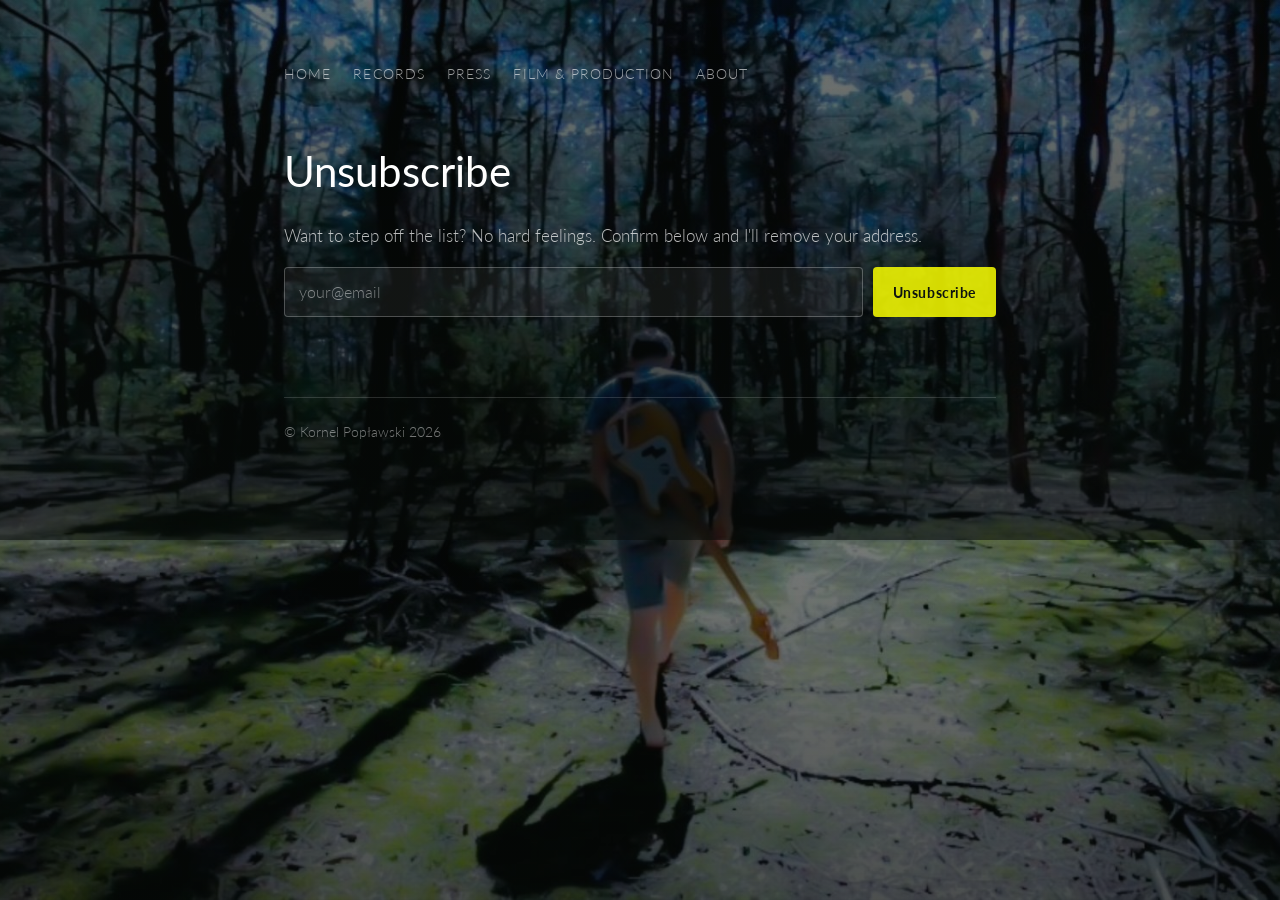
<file: unsubscribe/index.html>
<!doctype html>
<html lang="en">
<head>
<meta charset="utf-8">
<meta name="viewport" content="width=device-width, initial-scale=1">
<title>Unsubscribe | Kornel Popławski</title>
<meta name="robots" content="noindex">
  <link rel="icon" href="/favicon.ico" sizes="any">
  <link rel="icon" type="image/png" href="/favicon-16x16.png" sizes="16x16">
  <link rel="icon" type="image/png" href="/favicon-32x32.png" sizes="32x32">
  <link rel="icon" type="image/png" href="/favicon-48x48.png" sizes="48x48">
  <link rel="apple-touch-icon" href="/apple-touch-icon.png">
  <link rel="icon" type="image/png" sizes="192x192" href="/icon-192.png">
  <link rel="icon" type="image/png" sizes="512x512" href="/icon-512.png">
<link rel="preconnect" href="https://fonts.googleapis.com">
<link rel="preconnect" href="https://fonts.gstatic.com" crossorigin>
<link href="https://fonts.googleapis.com/css2?family=Lato:wght@300;400;700&display=swap" rel="stylesheet">
<link rel="stylesheet" href="/style.css">
</head>
<body>
<div class="wrap">

  <nav class="top">
    <a href="/">Home</a>
    <a href="/records/">Records</a>
    <a href="/press/">Press</a>
    <a href="/work/">Film &amp; Production</a>
    <a href="/about/">About</a>
  </nav>

  <h1>Unsubscribe</h1>

  <div id="unsub-ask">
    <p>Want to step off the list? No hard feelings. Confirm below and I'll remove your address.</p>
    <form class="list-form" id="unsub-form" action="https://api.web3forms.com/submit" method="POST">
      <input type="email" name="email" id="unsub-email" placeholder="your@email" required aria-label="Your email">
      <input type="hidden" name="access_key" value="9c1055d0-10a6-422b-9b59-b57c947f5029">
      <input type="hidden" name="subject" value="UNSUBSCRIBE: kornelpoplawski.com">
      <input type="hidden" name="from_name" value="kornelpoplawski.com mailing list">
      <input type="hidden" name="message" value="Please remove this address from the mailing list.">
      <input type="checkbox" name="botcheck" style="display:none" tabindex="-1" autocomplete="off">
      <button type="submit">Unsubscribe</button>
    </form>
  </div>

  <p id="unsub-done" style="display:none">Done. You won't get any more emails from this list. Thank you for having been on it.</p>

  <script>
  (function(){
    var f=document.getElementById('unsub-form'), e=document.getElementById('unsub-email');
    var m=location.search.match(/[?&]e=([^&]+)/);
    if(m){ try{ e.value=decodeURIComponent(m[1]); }catch(x){} }
    var b=f.querySelector('button'), label=b.textContent;
    f.addEventListener('submit',function(ev){
      ev.preventDefault(); b.disabled=true; b.textContent='...';
      fetch(f.action,{method:'POST',headers:{'Accept':'application/json'},body:new FormData(f)})
        .then(function(r){return r.json();})
        .then(function(d){
          if(d&&d.success){ document.getElementById('unsub-ask').style.display='none'; document.getElementById('unsub-done').style.display='block'; }
          else { throw new Error('fail'); }
        })
        .catch(function(){ b.disabled=false; b.textContent=label; alert('Something went wrong. Please reply to my email with "unsubscribe" instead.'); });
    });
  })();
  </script>

  <footer>
    © Kornel Popławski 2026
  </footer>

</div>
</body>
</html>
</file>
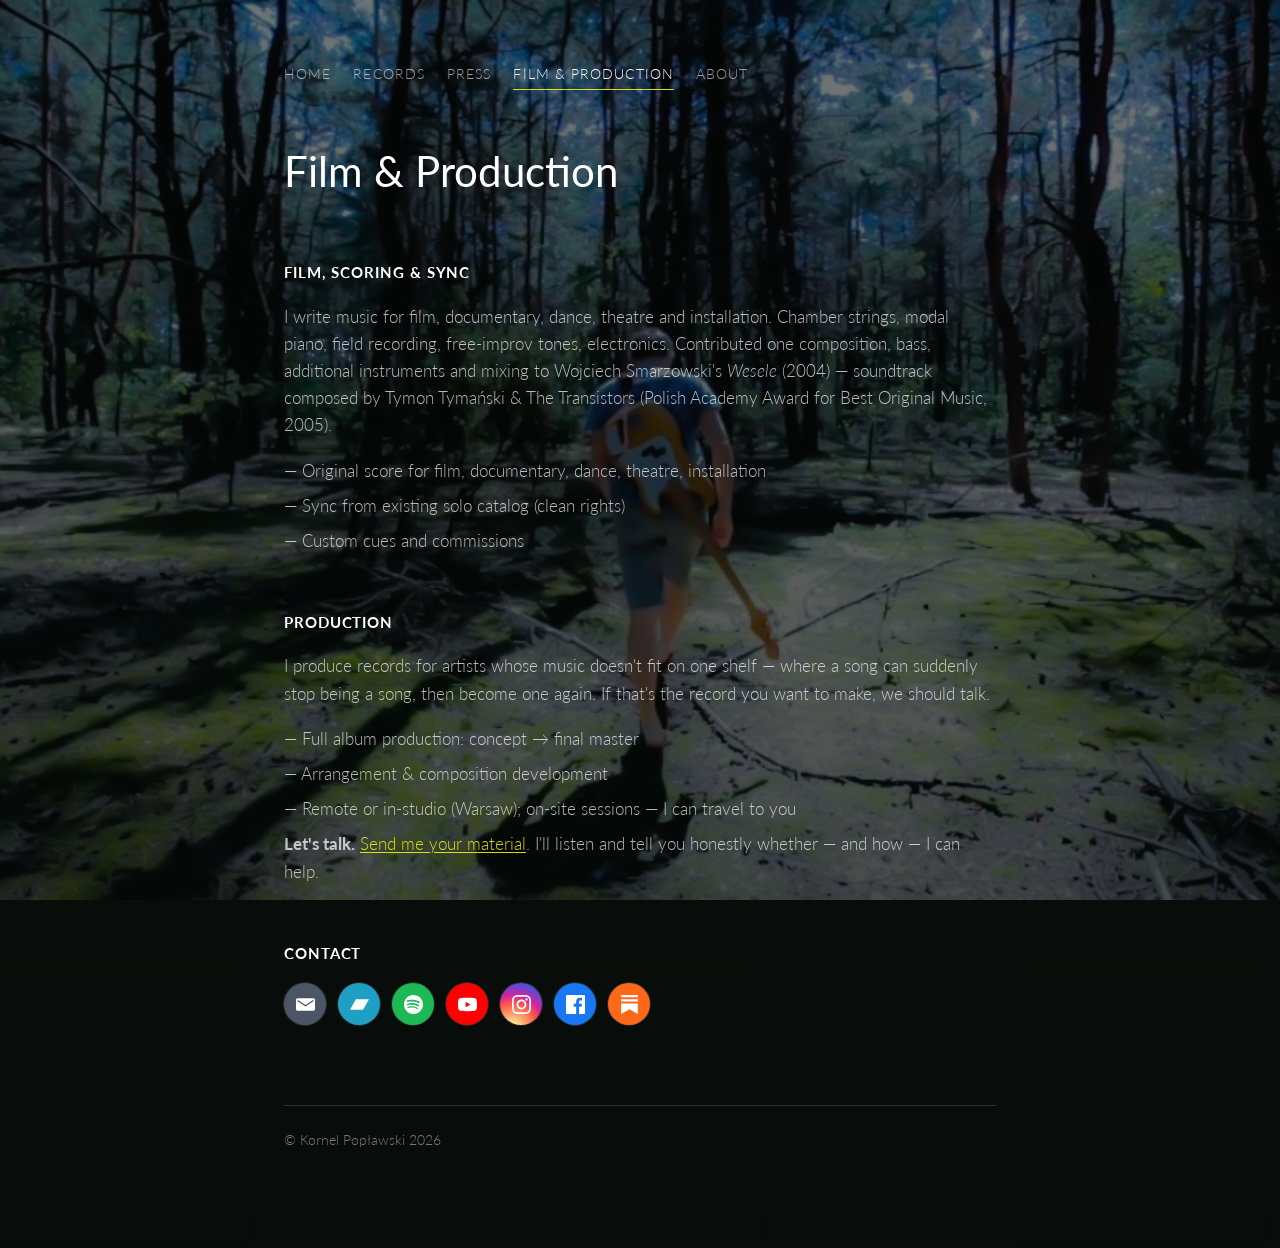
<file: work/index.html>
<!doctype html>
<html lang="en">
<head>
<meta charset="utf-8">
<meta name="viewport" content="width=device-width, initial-scale=1">
<title>Film & Production | Kornel Popławski</title>
<meta name="description" content="Film scoring, sync and record production — Kornel Popławski.">
  <link rel="icon" href="/favicon.ico" sizes="any">
  <link rel="icon" type="image/png" href="/favicon-16x16.png" sizes="16x16">
  <link rel="icon" type="image/png" href="/favicon-32x32.png" sizes="32x32">
  <link rel="icon" type="image/png" href="/favicon-48x48.png" sizes="48x48">
  <link rel="apple-touch-icon" href="/apple-touch-icon.png">
  <link rel="icon" type="image/png" sizes="192x192" href="/icon-192.png">
  <link rel="icon" type="image/png" sizes="512x512" href="/icon-512.png">
<link rel="preconnect" href="https://fonts.googleapis.com">
<link rel="preconnect" href="https://fonts.gstatic.com" crossorigin>
<link href="https://fonts.googleapis.com/css2?family=Lato:wght@300;400;700&display=swap" rel="stylesheet">
<link rel="stylesheet" href="/style.css">
</head>
<body>
<div class="wrap">

  <nav class="top">
    <a href="/">Home</a>
    <a href="/records/">Records</a>
    <a href="/press/">Press</a>
    <a href="/work/" class="on">Film &amp; Production</a>
    <a href="/about/">About</a>
  </nav>

  <h1>Film &amp; Production</h1>

  <h2>Film, Scoring &amp; Sync</h2>
  <p>I write music for film, documentary, dance, theatre and installation. Chamber strings, modal piano, field recording, free-improv tones, electronics. Contributed one composition, bass, additional instruments and mixing to Wojciech Smarzowski's <i>Wesele</i> (2004) — soundtrack composed by Tymon Tymański &amp; The Transistors (Polish Academy Award for Best Original Music, 2005).</p>
  <ul class="plain">
    <li>— Original score for film, documentary, dance, theatre, installation</li>
    <li>— Sync from existing solo catalog (clean rights)</li>
    <li>— Custom cues and commissions</li>
  </ul>

  <h2>Production</h2>
  <p>I produce records for artists whose music doesn't fit on one shelf — where a song can suddenly stop being a song, then become one again. If that's the record you want to make, we should talk.</p>
  <ul class="plain">
    <li>— Full album production: concept → final master</li>
    <li>— Arrangement &amp; composition development</li>
    <li>— Remote or in-studio (Warsaw); on-site sessions — I can travel to you</li>
  </ul>
  <p><b>Let's talk.</b> <a href="mailto:kornel@kornelpoplawski.com">Send me your material</a>. I'll listen and tell you honestly whether — and how — I can help.</p>

  <h2>Contact</h2>
  <div class="socials">
    <a class="social-link sl-mail" href="mailto:kornel@kornelpoplawski.com" title="Email" aria-label="Email">
      <svg viewBox="0 0 24 24"><path d="M22 4H2C.9 4 0 4.9 0 6v12c0 1.1.9 2 2 2h20c1.1 0 2-.9 2-2V6c0-1.1-.9-2-2-2zm0 4-10 6.5L2 8V6l10 6.5L22 6v2z"/></svg>
    </a>
    <a class="social-link sl-bandcamp" href="https://kornelpoplawski.bandcamp.com/" target="_blank" rel="noopener" title="Bandcamp" aria-label="Bandcamp">
      <svg viewBox="0 0 24 24"><path d="M0 18.75l7.437-13.5H24l-7.437 13.5H0z"/></svg>
    </a>
    <a class="social-link sl-spotify" href="https://open.spotify.com/artist/0meirUqbJX9fbuhcNU2l2i" target="_blank" rel="noopener" title="Spotify" aria-label="Spotify">
      <svg viewBox="0 0 24 24"><path d="M11.999 0C5.373 0 0 5.372 0 12c0 6.629 5.373 12 11.999 12C18.628 24 24 18.629 24 12c0-6.628-5.372-12-12.001-12zm5.505 17.297c-.229.375-.717.494-1.09.264-2.985-1.826-6.744-2.238-11.174-1.226-.428.098-.856-.169-.955-.598-.098-.428.171-.856.599-.955 4.844-1.108 9.001-.631 12.353 1.427.372.229.492.717.267 1.088zm1.469-3.267c-.286.469-.899.618-1.367.331-3.421-2.104-8.639-2.716-12.685-1.486-.526.16-1.081-.135-1.24-.66-.159-.526.135-1.08.661-1.24 4.623-1.403 10.371-.723 14.301 1.688.469.287.618.9.33 1.367zm.126-3.404C14.622 8.048 8.163 7.874 5.008 8.821c-.634.19-1.303-.164-1.493-.796-.19-.634.164-1.302.797-1.493 3.712-1.126 11.043-.919 14.87 1.474.575.354.756 1.108.401 1.68-.354.573-1.108.756-1.68.401z"/></svg>
    </a>
    <a class="social-link sl-youtube" href="https://www.youtube.com/@KornelPoplawski" target="_blank" rel="noopener" title="YouTube" aria-label="YouTube">
      <svg viewBox="0 0 24 24"><path d="M23.498 6.186a3.016 3.016 0 0 0-2.122-2.136C19.505 3.545 12 3.545 12 3.545s-7.505 0-9.377.505A3.017 3.017 0 0 0 .502 6.186C0 8.07 0 12 0 12s0 3.93.502 5.814a3.016 3.016 0 0 0 2.122 2.136c1.871.505 9.376.505 9.376.505s7.505 0 9.377-.505a3.015 3.015 0 0 0 2.122-2.136C24 15.93 24 12 24 12s0-3.93-.502-5.814zM9.545 15.568V8.432L15.818 12l-6.273 3.568z"/></svg>
    </a>
    <a class="social-link sl-instagram" href="https://www.instagram.com/kornel_poplawski_music/" target="_blank" rel="noopener" title="Instagram" aria-label="Instagram">
      <svg viewBox="0 0 24 24"><path d="M12 0C8.74 0 8.333.014 7.053.072 5.775.13 4.905.333 4.14.63c-.789.306-1.459.717-2.126 1.384S.935 3.35.63 4.14C.333 4.905.131 5.775.072 7.053.014 8.333 0 8.74 0 12s.014 3.667.072 4.947c.058 1.277.261 2.148.558 2.913.306.788.717 1.459 1.384 2.126.667.666 1.336 1.079 2.126 1.384.766.296 1.636.499 2.913.558C8.333 23.986 8.74 24 12 24s3.667-.014 4.947-.072c1.277-.058 2.148-.261 2.913-.558.788-.306 1.459-.718 2.126-1.384.666-.667 1.079-1.335 1.384-2.126.296-.765.499-1.636.558-2.913.058-1.28.072-1.687.072-4.947s-.014-3.667-.072-4.947c-.058-1.277-.261-2.149-.558-2.913-.306-.789-.718-1.459-1.384-2.126C21.319 1.347 20.651.935 19.86.63c-.765-.297-1.636-.5-2.913-.558C15.667.014 15.26 0 12 0zm0 2.16c3.203 0 3.585.016 4.85.071 1.17.055 1.805.249 2.227.415.562.217.96.477 1.382.896.419.42.679.819.896 1.381.164.422.36 1.057.413 2.227.057 1.266.07 1.646.07 4.85s-.015 3.585-.074 4.85c-.061 1.17-.256 1.805-.421 2.227-.224.562-.479.96-.899 1.382-.419.419-.824.679-1.38.896-.42.164-1.065.36-2.235.413-1.274.057-1.649.07-4.859.07-3.211 0-3.586-.015-4.859-.074-1.171-.061-1.816-.256-2.236-.421-.569-.224-.96-.479-1.379-.899-.421-.419-.69-.824-.9-1.38-.165-.42-.359-1.065-.42-2.235-.045-1.26-.061-1.649-.061-4.844 0-3.196.016-3.586.061-4.861.061-1.17.255-1.814.42-2.234.21-.57.479-.96.9-1.381.419-.419.81-.689 1.379-.898.42-.166 1.051-.361 2.221-.421 1.275-.045 1.65-.06 4.859-.06zm0 3.678c-3.405 0-6.162 2.76-6.162 6.162 0 3.405 2.76 6.162 6.162 6.162 3.405 0 6.162-2.76 6.162-6.162 0-3.405-2.76-6.162-6.162-6.162zm0 10.162c-2.209 0-4-1.79-4-4 0-2.209 1.79-4 4-4 2.209 0 4 1.79 4 4 0 2.209-1.79 4-4 4zm7.846-10.405c0 .796-.646 1.44-1.44 1.44-.795 0-1.44-.644-1.44-1.44 0-.795.646-1.439 1.44-1.439.793 0 1.44.644 1.44 1.439z"/></svg>
    </a>
    <a class="social-link sl-facebook" href="https://www.facebook.com/kornelpoplawski2022" target="_blank" rel="noopener" title="Facebook" aria-label="Facebook">
      <svg viewBox="0 0 24 24"><path d="M22.675 0h-21.35c-.732 0-1.325.593-1.325 1.325v21.351c0 .731.593 1.324 1.325 1.324h11.495v-9.294h-3.128v-3.622h3.128v-2.671c0-3.1 1.893-4.788 4.659-4.788 1.325 0 2.463.099 2.795.143v3.24l-1.918.001c-1.504 0-1.795.715-1.795 1.763v2.313h3.587l-.467 3.622h-3.12v9.293h6.116c.73 0 1.323-.593 1.323-1.325v-21.35c0-.732-.593-1.325-1.325-1.325z"/></svg>
    </a>
    <a class="social-link sl-substack" href="https://kornelpoplawskimusic.substack.com/" target="_blank" rel="noopener" title="Substack" aria-label="Substack">
      <svg viewBox="0 0 24 24"><path d="M22.539 8.242H1.46V5.406h21.08v2.836zM1.46 10.812V24L12 18.11 22.54 24V10.812H1.46zM22.54 0H1.46v2.836h21.08V0z"/></svg>
    </a>
  </div>

  <footer>
    © Kornel Popławski 2026
  </footer>

</div>
</body>
</html>
</file>
<file: style.css>
:root{
  --bg:#0e1410;
  --text:rgba(255,255,255,0.72);
  --text-strong:#ffffff;
  --accent:rgba(250,255,0,0.85);
  --max:760px;
}
*{box-sizing:border-box;}
html,body{margin:0;padding:0;}
body{
  background:
    linear-gradient(180deg, rgba(6,10,8,0.55), rgba(6,10,8,0.8)),
    url('hero.jpg') center top / cover no-repeat fixed,
    #0e1410;
  color:var(--text);
  font-family:'Lato', sans-serif;
  font-weight:300;
  line-height:1.6;
  font-size:17px;
}
.wrap{max-width:var(--max); margin:0 auto; padding:64px 24px 96px;}
.avatar{
  width:110px; height:110px; border-radius:50%;
  object-fit:cover;
  border:1px solid rgba(255,255,255,0.25);
  margin-bottom:28px;
  display:block;
}
h1{
  font-weight:400; font-size:2.6rem; color:var(--text-strong);
  margin:0 0 18px;
}
h2{
  font-weight:700; letter-spacing:0.06em; text-transform:uppercase;
  font-size:0.95rem; color:var(--text-strong);
  margin:56px 0 18px;
}
.tagline{color:var(--text-strong); opacity:0.9; margin-bottom:22px;}
p{margin:0 0 18px;}
a{color:var(--accent); text-decoration:underline; text-underline-offset:2px;}
a:hover{opacity:0.85;}
.release{margin-bottom:26px;}
.release b{color:var(--text-strong); font-weight:700;}
ul.plain{list-style:none; padding:0; margin:0;}
ul.plain li{margin-bottom:8px;}
.socials{display:flex; flex-wrap:wrap; gap:12px; margin-top:8px;}
.social-link{
  width:42px; height:42px; border-radius:50%;
  display:flex; align-items:center; justify-content:center;
  color:#fff;
  text-decoration:none;
  box-shadow:0 0 0 1px rgba(255,255,255,0.12);
  transition:transform .15s ease, box-shadow .15s ease, opacity .15s ease;
}
.social-link svg{width:19px; height:19px; fill:currentColor; display:block;}
.social-link:hover{
  transform:translateY(-2px);
  box-shadow:0 0 0 1px rgba(255,255,255,0.35);
  opacity:0.92;
}
.sl-mail{background:#4b5563;}
.sl-bandcamp{background:#1da0c3;}
.sl-spotify{background:#1db954;}
.sl-youtube{background:#ff0000;}
.sl-instagram{background:radial-gradient(circle at 30% 107%, #fdf497 0%, #fdf497 5%, #fd5949 45%, #d6249f 60%, #285aeb 90%);}
.sl-facebook{background:#1877f2;}
.sl-substack{background:#ff6719;}
.list-form{display:flex; flex-wrap:wrap; gap:10px; margin:6px 0 14px;}
.list-form input[type=email]{flex:1 1 240px; padding:11px 14px; font:inherit; font-size:1rem; color:#fff; background:rgba(255,255,255,0.06); border:1px solid rgba(255,255,255,0.25); border-radius:4px;}
.list-form input[type=email]::placeholder{color:rgba(255,255,255,0.45);}
.list-form button{padding:11px 20px; font:inherit; font-weight:700; font-size:0.9rem; letter-spacing:0.04em; color:#0e1410; background:var(--accent); border:0; border-radius:4px; cursor:pointer;}
.list-form button:hover{opacity:0.88;}
.list-note{font-size:0.85rem; color:rgba(255,255,255,0.5);}
.list-thanks{display:none; color:var(--text-strong);}
#list:target .list-thanks{display:block;}
footer{
  margin-top:80px; padding-top:24px;
  border-top:1px solid rgba(255,255,255,0.15);
  font-size:0.85rem; color:rgba(255,255,255,0.45);
}
footer a{color:rgba(255,255,255,0.55);}
nav.top{display:flex; flex-wrap:wrap; gap:6px 22px; margin:0 0 48px; font-size:0.85rem; letter-spacing:0.08em; text-transform:uppercase;}
nav.top a{color:rgba(255,255,255,0.6); text-decoration:none; padding-bottom:3px; border-bottom:1px solid transparent;}
nav.top a:hover{color:#fff; opacity:1;}
nav.top a.on{color:var(--text-strong); border-bottom-color:var(--accent);}
.credits{list-style:none; padding:0; margin:0 0 18px;}
.credits li{margin-bottom:10px;}
.credits .yr{display:inline-block; min-width:3.2em; color:rgba(255,255,255,0.45);}
.credits b{color:var(--text-strong); font-weight:400;}
.muted{color:rgba(255,255,255,0.5); font-size:0.9rem;}
</file>
